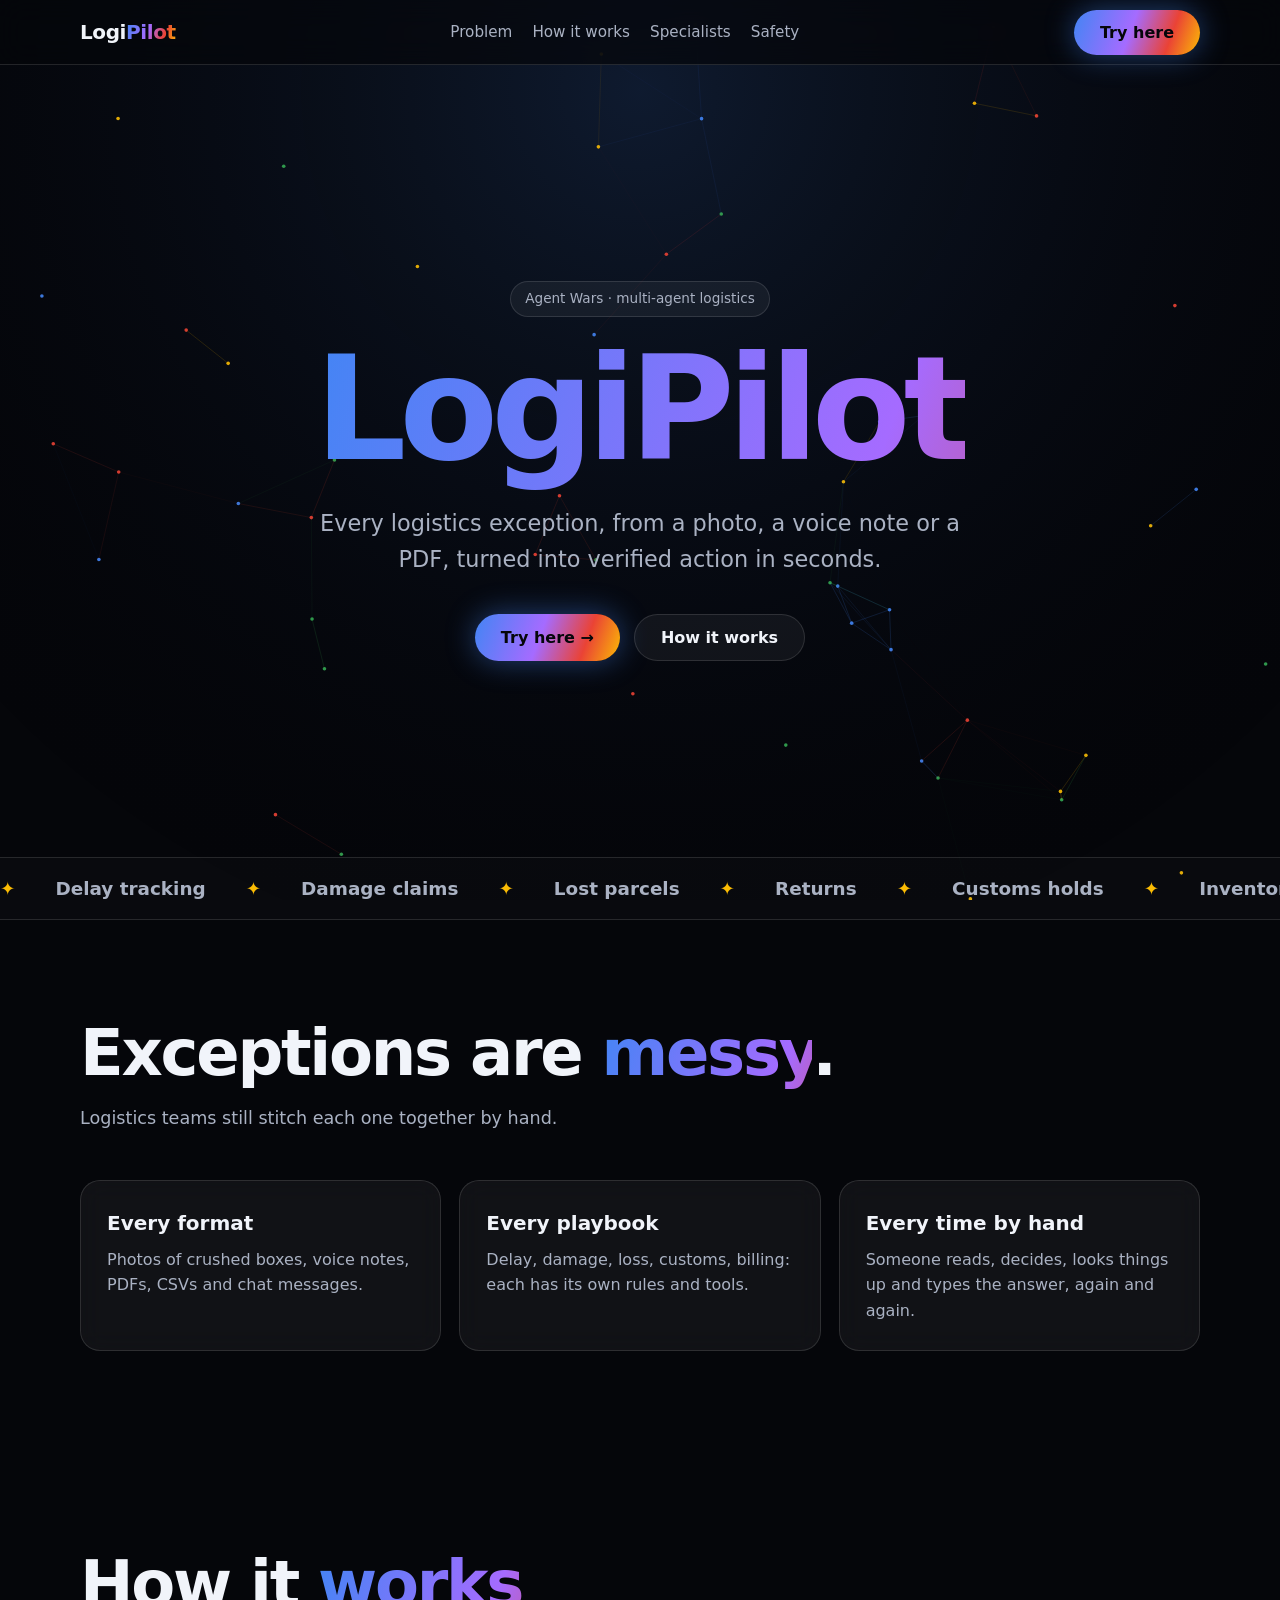
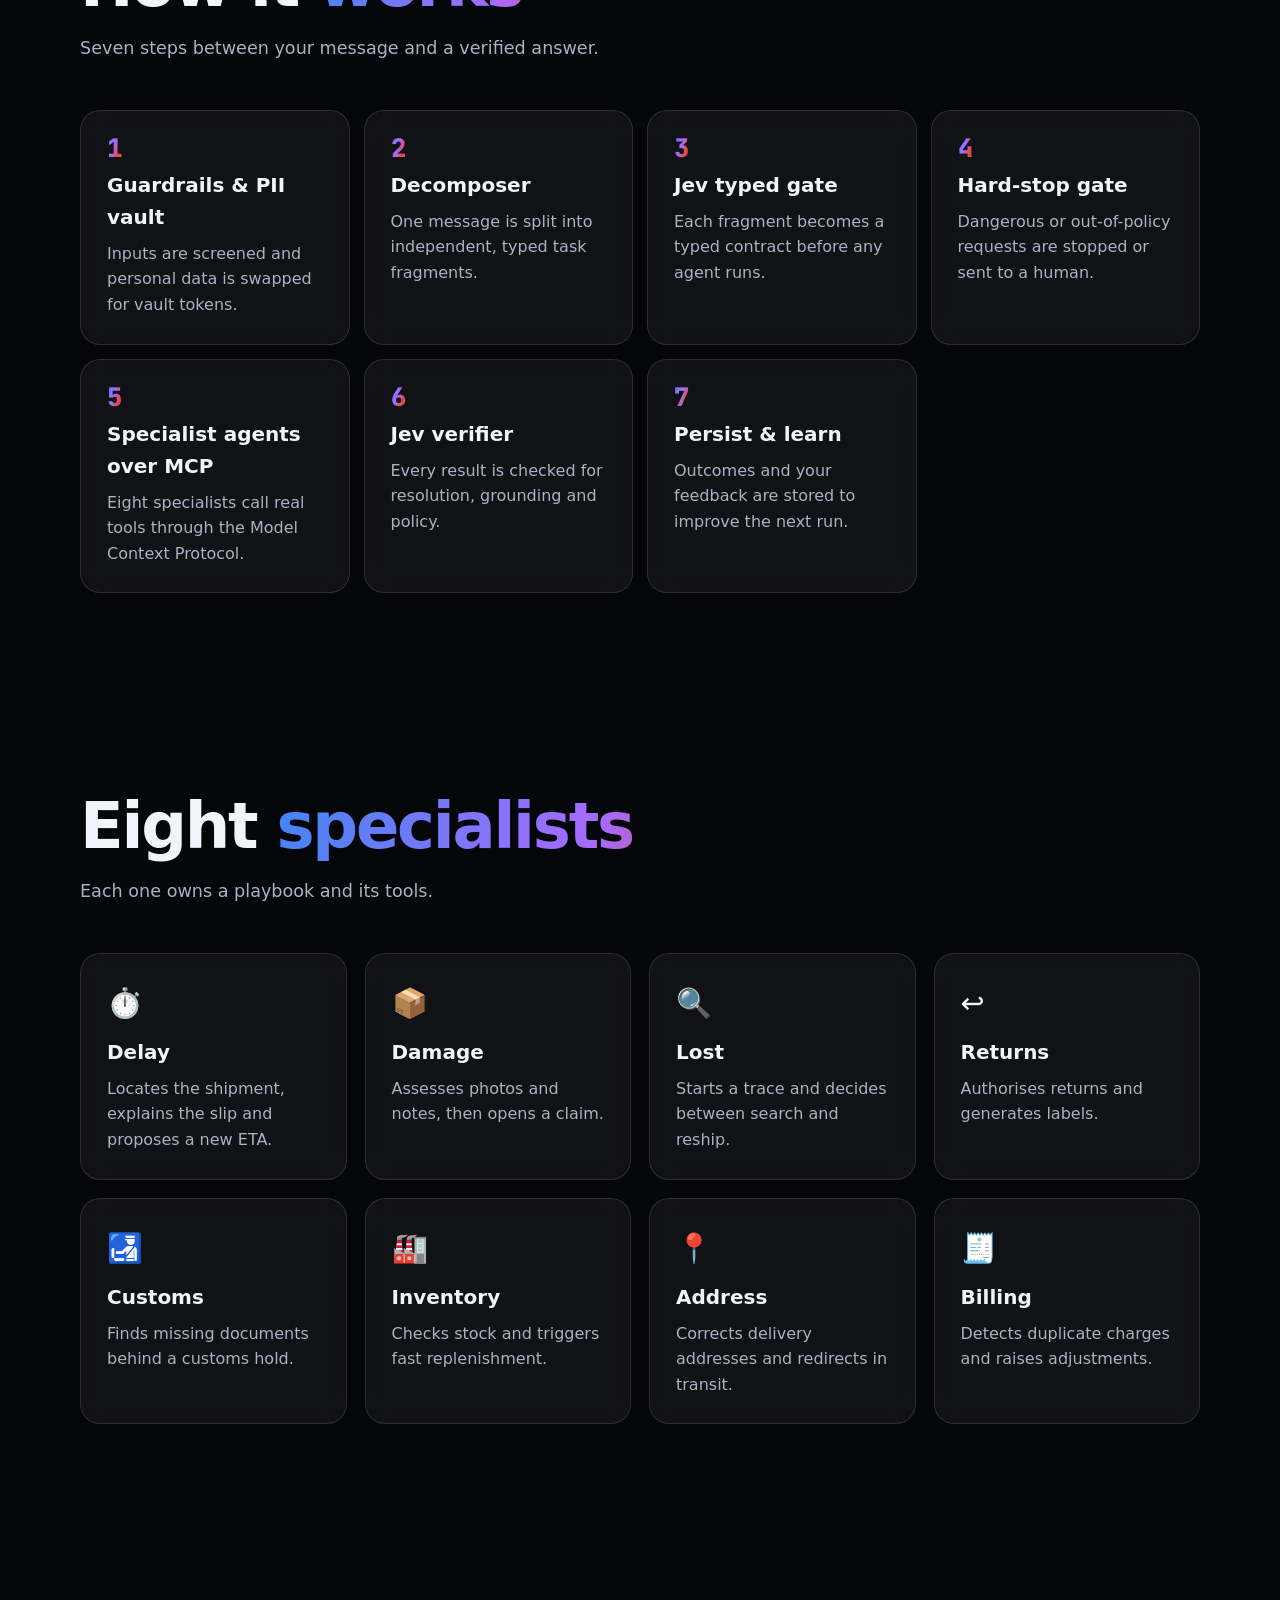
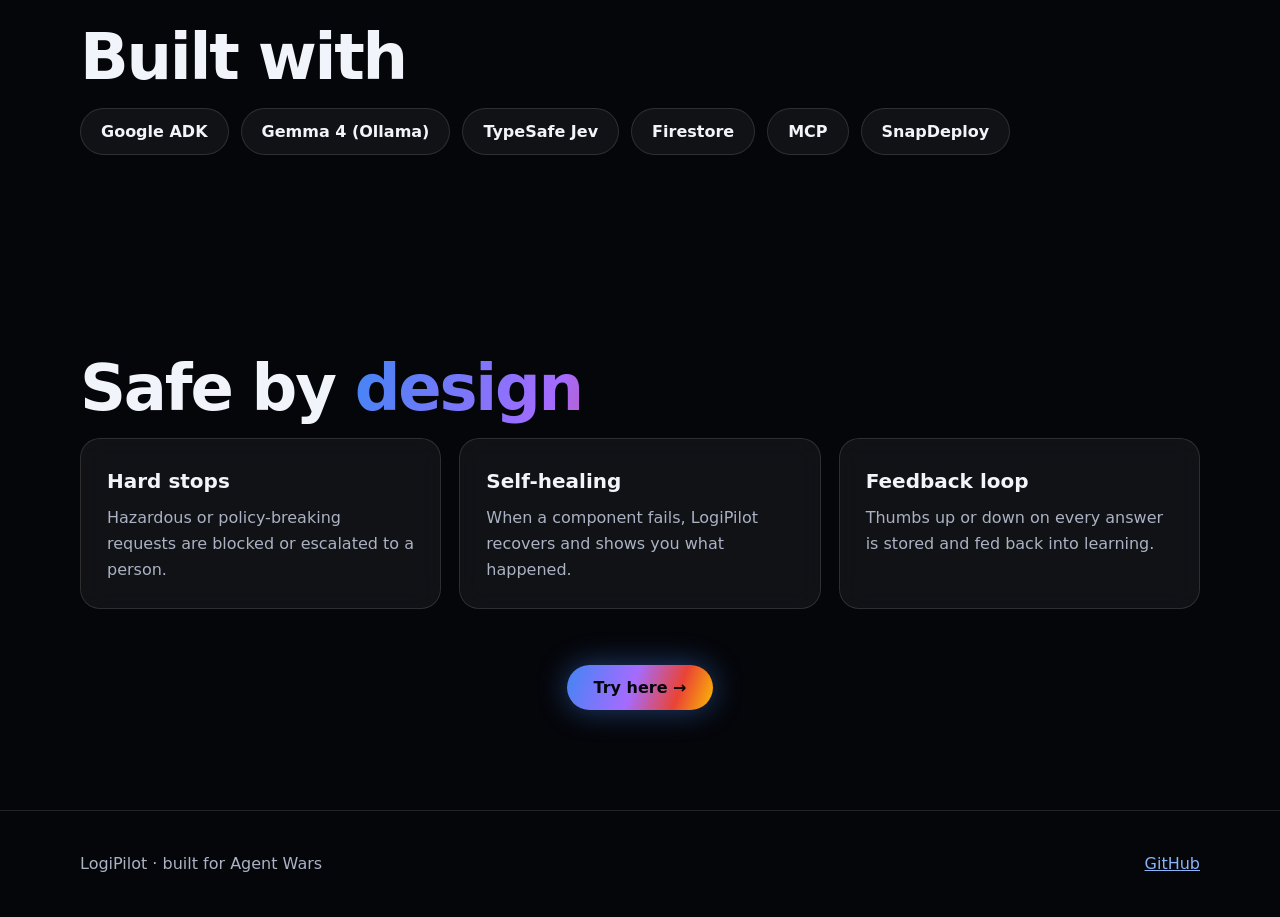
<file: web/static/index.html>
<!doctype html>
<html lang="en"><head><meta charset="utf-8"><meta name="viewport" content="width=device-width,initial-scale=1">
<title>LogiPilot: logistics exceptions, resolved</title><meta name="description" content="LogiPilot: conversational multi-agent logistics exception handler.">
<meta name="theme-color" content="#05060a">
<link rel="preconnect" href="https://fonts.googleapis.com"><link rel="preconnect" href="https://fonts.gstatic.com" crossorigin>
<link href="https://fonts.googleapis.com/css2?family=Google+Sans:wght@400;500;700&family=JetBrains+Mono:wght@500;700&display=swap" rel="stylesheet">
<link rel="stylesheet" href="css/style.css"></head>
<body><a class="skip" href="#main">Skip to content</a><canvas id="bg" aria-hidden="true"></canvas>
<header class="nav"><div class="wrap"><a class="logo" href="index.html">Logi<b>Pilot</b></a>
<nav aria-label="Primary"><ul><li><a href="#problem">Problem</a></li><li><a href="#how">How it works</a></li><li><a href="#agents">Specialists</a></li><li><a href="#safety">Safety</a></li></ul></nav>
<a class="btn primary" href="chat.html">Try here</a></div></header>
<main id="main">
<section class="hero"><div class="wrap rv"><span class="eyebrow">Agent Wars · multi-agent logistics</span>
<h1><span class="grad">LogiPilot</span></h1>
<p class="lead">Every logistics exception, from a photo, a voice note or a PDF, turned into verified action in seconds.</p>
<div class="cta"><a class="btn primary" href="chat.html">Try here →</a><a class="btn" href="#how">How it works</a></div></div></section>
<div class="marquee" aria-hidden="true"><div class="track"><span>Delay tracking</span><span>Damage claims</span><span>Lost parcels</span><span>Returns</span><span>Customs holds</span><span>Inventory replenishment</span><span>Address fixes</span><span>Billing disputes</span><span>PII vault</span><span>Typed verification</span><span>Hard-stop safety</span><span>Self-healing</span><span>Feedback loop</span><span>Delay tracking</span><span>Damage claims</span><span>Lost parcels</span><span>Returns</span><span>Customs holds</span><span>Inventory replenishment</span><span>Address fixes</span><span>Billing disputes</span><span>PII vault</span><span>Typed verification</span><span>Hard-stop safety</span><span>Self-healing</span><span>Feedback loop</span></div></div>
<section id="problem"><div class="wrap"><h2 class="rv">Exceptions are <span class="grad">messy</span>.</h2><p class="sub rv">Logistics teams still stitch each one together by hand.</p>
<div class="grid"><div class="card rv"><h3>Every format</h3><p>Photos of crushed boxes, voice notes, PDFs, CSVs and chat messages.</p></div>
<div class="card rv"><h3>Every playbook</h3><p>Delay, damage, loss, customs, billing: each has its own rules and tools.</p></div>
<div class="card rv"><h3>Every time by hand</h3><p>Someone reads, decides, looks things up and types the answer, again and again.</p></div></div></div></section>
<section id="how"><div class="wrap"><h2 class="rv">How it <span class="grad">works</span></h2><p class="sub rv">Seven steps between your message and a verified answer.</p>
<ol class="steps"><li class="card rv"><h3>Guardrails & PII vault</h3><p>Inputs are screened and personal data is swapped for vault tokens.</p></li><li class="card rv"><h3>Decomposer</h3><p>One message is split into independent, typed task fragments.</p></li><li class="card rv"><h3>Jev typed gate</h3><p>Each fragment becomes a typed contract before any agent runs.</p></li><li class="card rv"><h3>Hard-stop gate</h3><p>Dangerous or out-of-policy requests are stopped or sent to a human.</p></li><li class="card rv"><h3>Specialist agents over MCP</h3><p>Eight specialists call real tools through the Model Context Protocol.</p></li><li class="card rv"><h3>Jev verifier</h3><p>Every result is checked for resolution, grounding and policy.</p></li><li class="card rv"><h3>Persist & learn</h3><p>Outcomes and your feedback are stored to improve the next run.</p></li></ol></div></section>
<section id="agents"><div class="wrap"><h2 class="rv">Eight <span class="grad">specialists</span></h2><p class="sub rv">Each one owns a playbook and its tools.</p>
<div class="grid"><article class="card rv"><span class="ico" aria-hidden="true">⏱️</span><h3>Delay</h3><p>Locates the shipment, explains the slip and proposes a new ETA.</p></article><article class="card rv"><span class="ico" aria-hidden="true">📦</span><h3>Damage</h3><p>Assesses photos and notes, then opens a claim.</p></article><article class="card rv"><span class="ico" aria-hidden="true">🔍</span><h3>Lost</h3><p>Starts a trace and decides between search and reship.</p></article><article class="card rv"><span class="ico" aria-hidden="true">↩️</span><h3>Returns</h3><p>Authorises returns and generates labels.</p></article><article class="card rv"><span class="ico" aria-hidden="true">🛃</span><h3>Customs</h3><p>Finds missing documents behind a customs hold.</p></article><article class="card rv"><span class="ico" aria-hidden="true">🏭</span><h3>Inventory</h3><p>Checks stock and triggers fast replenishment.</p></article><article class="card rv"><span class="ico" aria-hidden="true">📍</span><h3>Address</h3><p>Corrects delivery addresses and redirects in transit.</p></article><article class="card rv"><span class="ico" aria-hidden="true">🧾</span><h3>Billing</h3><p>Detects duplicate charges and raises adjustments.</p></article></div></div></section>
<section aria-labelledby="bt"><div class="wrap"><h2 id="bt" class="rv">Built with</h2><div class="built rv"><span class="chip">Google ADK</span><span class="chip">Gemma 4 (Ollama)</span><span class="chip">TypeSafe Jev</span><span class="chip">Firestore</span><span class="chip">MCP</span><span class="chip">SnapDeploy</span></div></div></section>
<section id="safety"><div class="wrap"><h2 class="rv">Safe by <span class="grad">design</span></h2>
<div class="grid"><div class="card rv"><h3>Hard stops</h3><p>Hazardous or policy-breaking requests are blocked or escalated to a person.</p></div>
<div class="card rv"><h3>Self-healing</h3><p>When a component fails, LogiPilot recovers and shows you what happened.</p></div>
<div class="card rv"><h3>Feedback loop</h3><p>Thumbs up or down on every answer is stored and fed back into learning.</p></div></div>
<div class="cta rv" style="margin-top:56px"><a class="btn primary" href="chat.html">Try here →</a></div></div></section>
</main>
<footer><div class="wrap"><span>LogiPilot · built for Agent Wars</span><a href="https://github.com/aigamer-dev/logipilot" rel="noopener">GitHub</a></div></footer>
<script src="js/bg.js"></script></body></html>
</file>
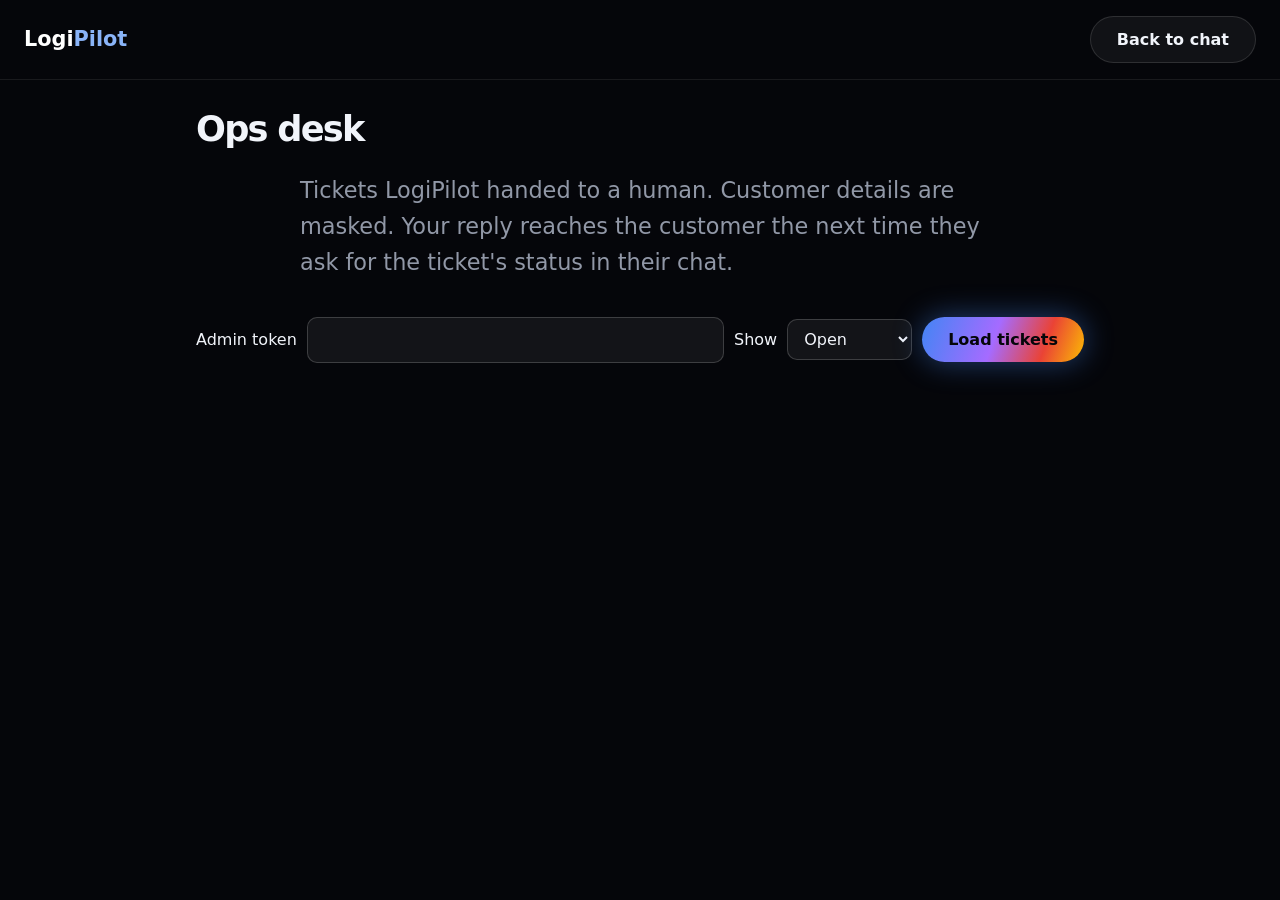
<file: web/static/ops.html>
<!doctype html>
<html lang="en"><head><meta charset="utf-8"><meta name="viewport" content="width=device-width,initial-scale=1">
<title>LogiPilot ops desk</title><meta name="description" content="Operations staff review and answer tickets LogiPilot handed to a human.">
<meta name="robots" content="noindex">
<meta name="theme-color" content="#05060a">
<link rel="preconnect" href="https://fonts.googleapis.com"><link rel="preconnect" href="https://fonts.gstatic.com" crossorigin>
<link href="https://fonts.googleapis.com/css2?family=Google+Sans:wght@400;500;700&family=JetBrains+Mono:wght@500;700&display=swap" rel="stylesheet">
<link rel="stylesheet" href="css/style.css"><link rel="stylesheet" href="css/learning.css"><link rel="stylesheet" href="css/ops.css">
</head><body>
<header class="lp-head"><a href="index.html" class="brand">Logi<span>Pilot</span></a><a class="btn sm" href="chat.html">Back to chat</a></header>
<main class="lp-main" id="main">
<h1>Ops desk</h1>
<p class="lead">Tickets LogiPilot handed to a human. Customer details are masked. Your reply reaches the customer the next time they ask for the ticket's status in their chat.</p>
<form id="auth" class="ops-bar">
  <label for="token">Admin token</label>
  <input id="token" type="password" autocomplete="off" required>
  <label for="status">Show</label>
  <select id="status"><option value="open">Open</option><option value="answered">Answered</option><option value="closed">Closed</option><option value="all">All</option></select>
  <button class="btn primary" type="submit">Load tickets</button>
</form>
<p id="msg" class="muted" role="status" aria-live="polite"></p>
<div id="list"></div>
</main>
<script src="js/config.js"></script><script src="js/ops.js"></script>
</body></html>
</file>
<file: web/static/css/style.css>
:root{--bg:#05060a;--bg2:#0b0e16;--text:#f1f4fa;--muted:#aab2c3;--line:rgba(255,255,255,.12);
--blue:#4285f4;--red:#ea4335;--yellow:#fbbc04;--green:#34a853;--glass:rgba(255,255,255,.05);
--grad:linear-gradient(110deg,#4285f4,#a56bff 45%,#ea4335 75%,#fbbc04);--r:20px;
--font:"Google Sans","Product Sans","Inter",system-ui,sans-serif;--mono:"JetBrains Mono",ui-monospace,monospace}
*{box-sizing:border-box;margin:0}
html{scroll-behavior:smooth;color-scheme:dark}
body{background:var(--bg);color:var(--text);font-family:var(--font);line-height:1.6;overflow-x:hidden;min-height:100vh}
#bg{position:fixed;inset:0;width:100%;height:100%;z-index:-1;pointer-events:none}
a{color:#8ab4f8}
:focus-visible{outline:3px solid var(--yellow);outline-offset:2px;border-radius:6px}
.skip{position:absolute;left:-999px;top:8px;background:var(--yellow);color:#000;padding:8px 14px;border-radius:8px;z-index:100}
.skip:focus{left:8px}
.wrap{max-width:1160px;margin:0 auto;padding:0 20px}
.sr{position:absolute;width:1px;height:1px;overflow:hidden;clip:rect(0 0 0 0)}
/* nav */
.nav{position:sticky;top:0;z-index:20;backdrop-filter:blur(14px);background:rgba(5,6,10,.7);border-bottom:1px solid var(--line)}
.nav .wrap{display:flex;align-items:center;justify-content:space-between;height:64px;gap:12px}
.logo{font-weight:800;font-size:1.25rem;color:var(--text);text-decoration:none;letter-spacing:-.02em}
.logo b{background:var(--grad);-webkit-background-clip:text;background-clip:text;color:transparent}
.nav nav ul{display:flex;gap:20px;list-style:none;padding:0}
.nav nav ul a{color:var(--muted);text-decoration:none;font-size:.95rem}
.nav nav ul a:hover{color:var(--text)}
@media(max-width:720px){.nav nav ul{display:none}}
/* buttons */
.btn{display:inline-flex;align-items:center;gap:8px;padding:13px 26px;border-radius:999px;font:600 1rem var(--font);text-decoration:none;cursor:pointer;border:1px solid var(--line);color:var(--text);background:var(--glass);transition:transform .2s,box-shadow .2s,background .2s}
.btn:hover{transform:translateY(-2px);background:rgba(255,255,255,.1)}
.btn.primary{background:var(--grad);color:#05060a;border:0;box-shadow:0 0 30px rgba(66,133,244,.45)}
.btn.primary:hover{box-shadow:0 0 50px rgba(165,107,255,.7)}
.btn:disabled{opacity:.45;cursor:not-allowed;transform:none}
/* hero */
.hero{min-height:88vh;display:grid;place-items:center;text-align:center;padding:80px 0 60px}
.eyebrow{display:inline-block;padding:6px 14px;border:1px solid var(--line);border-radius:999px;color:var(--muted);font-size:.85rem;background:var(--glass);margin-bottom:24px}
h1{font-size:clamp(3.2rem,13vw,9rem);line-height:.95;font-weight:800;letter-spacing:-.05em}
.grad{background:var(--grad);background-size:200% 100%;-webkit-background-clip:text;background-clip:text;color:transparent;animation:shift 8s linear infinite}
@keyframes shift{to{background-position:200% 0}}
.lead{max-width:680px;margin:28px auto 36px;font-size:clamp(1.1rem,2.4vw,1.4rem);color:var(--muted)}
.cta{display:flex;gap:14px;justify-content:center;flex-wrap:wrap}
/* marquee */
.marquee{overflow:hidden;border-block:1px solid var(--line);padding:16px 0;background:rgba(255,255,255,.02)}
.track{display:flex;gap:40px;width:max-content;animation:scroll 40s linear infinite}
.track span{font-size:1.15rem;font-weight:600;white-space:nowrap;color:var(--muted)}
.track span::before{content:"\2726";color:var(--yellow);margin-right:40px}
@keyframes scroll{to{transform:translateX(-50%)}}
/* sections */
section{padding:100px 0}
h2{font-size:clamp(2rem,6vw,4rem);line-height:1.05;letter-spacing:-.035em;font-weight:800;margin-bottom:16px}
.sub{color:var(--muted);max-width:640px;margin-bottom:48px;font-size:1.1rem}
.grid{display:grid;gap:18px;grid-template-columns:repeat(auto-fit,minmax(240px,1fr))}
.card{background:var(--glass);border:1px solid var(--line);border-radius:var(--r);padding:26px;backdrop-filter:blur(12px);transition:transform .25s,border-color .25s,box-shadow .25s}
.card:hover{transform:translateY(-5px);border-color:rgba(138,180,248,.6);box-shadow:0 10px 40px rgba(66,133,244,.22)}
.card h3{font-size:1.25rem;margin-bottom:8px}
.card p{color:var(--muted)}
.card .ico{font-size:1.8rem;display:block;margin-bottom:10px}
.steps{list-style:none;padding:0;counter-reset:s;display:grid;gap:14px;grid-template-columns:repeat(auto-fit,minmax(260px,1fr))}
.steps li{counter-increment:s;position:relative;padding-top:58px}
.steps li::before{content:counter(s);position:absolute;top:20px;left:26px;font:800 1.6rem var(--mono);background:var(--grad);-webkit-background-clip:text;background-clip:text;color:transparent}
.built{display:flex;flex-wrap:wrap;gap:12px}
.chip{padding:10px 20px;border-radius:999px;border:1px solid var(--line);background:var(--glass);font-weight:600}
footer:not(.composer){border-top:1px solid var(--line);padding:40px 0;color:var(--muted)}
footer:not(.composer) .wrap{display:flex;justify-content:space-between;flex-wrap:wrap;gap:12px}
/* reveal */
.rv{opacity:0;transform:translateY(32px);transition:opacity .8s,transform .8s}
.rv.in{opacity:1;transform:none}
@media(prefers-reduced-motion:reduce){*{animation:none!important;transition:none!important;scroll-behavior:auto!important}.rv{opacity:1;transform:none}}
</file>
<file: web/static/css/learning.css>
.lp-head{display:flex;justify-content:space-between;align-items:center;padding:16px 24px;border-bottom:1px solid rgba(255,255,255,.08)}
.lp-head .brand{font-weight:700;font-size:1.3rem;color:#fff;text-decoration:none}.lp-head .brand span{color:#8ab4f8}
.lp-main{max-width:920px;margin:0 auto;padding:32px 16px 64px}
.lp-main h1{font-size:2.2rem;margin:0 0 12px}.lp-main h2{font-size:1.25rem;margin:36px 0 12px}
.lp-main .lead{opacity:.85;line-height:1.6}
.cards{display:grid;grid-template-columns:repeat(auto-fit,minmax(180px,1fr));gap:12px}
.card-s{padding:14px 16px;border-radius:12px;background:rgba(255,255,255,.05);border:1px solid rgba(255,255,255,.1)}
.card-s b{display:block;font-size:1.4rem;margin-top:4px}
table.lp{width:100%;border-collapse:collapse;font-size:.95rem}
table.lp th,table.lp td{padding:10px 8px;border-bottom:1px solid rgba(255,255,255,.08);text-align:left;vertical-align:top}
.pill{display:inline-block;padding:2px 10px;border-radius:999px;font-size:.8rem;font-weight:600}
.pill.ok{background:rgba(52,168,83,.2);color:#81c995}.pill.no{background:rgba(234,67,53,.2);color:#f28b82}
.muted{opacity:.7}
</file>
<file: web/static/css/ops.css>
.ops-bar{display:flex;flex-wrap:wrap;gap:10px;align-items:center;margin:20px 0}
.ops-bar input,.ops-bar select,.ticket textarea{background:rgba(255,255,255,.06);color:inherit;border:1px solid rgba(255,255,255,.18);border-radius:10px;padding:9px 12px;font:inherit}
.ops-bar input{min-width:220px;flex:1}
.ticket{padding:18px;border-radius:14px;background:rgba(255,255,255,.05);border:1px solid rgba(255,255,255,.1);margin:14px 0}
.ticket h3{margin:0 0 6px;font-family:"JetBrains Mono",monospace;font-size:1rem}
.ticket .meta{display:flex;flex-wrap:wrap;gap:8px;align-items:center;font-size:.9rem}
.ticket blockquote{margin:10px 0;padding:10px 14px;border-left:3px solid #8ab4f8;background:rgba(138,180,248,.07);white-space:pre-wrap}
.ticket details{margin:8px 0}
.ticket .ai{white-space:pre-wrap;opacity:.85;margin:8px 0 0}
.ticket textarea{width:100%;min-height:90px;box-sizing:border-box;margin-top:10px}
.ticket .row{display:flex;gap:8px;margin-top:8px;flex-wrap:wrap}
.pill.open{background:rgba(251,188,4,.2);color:#fdd663}
</file>
